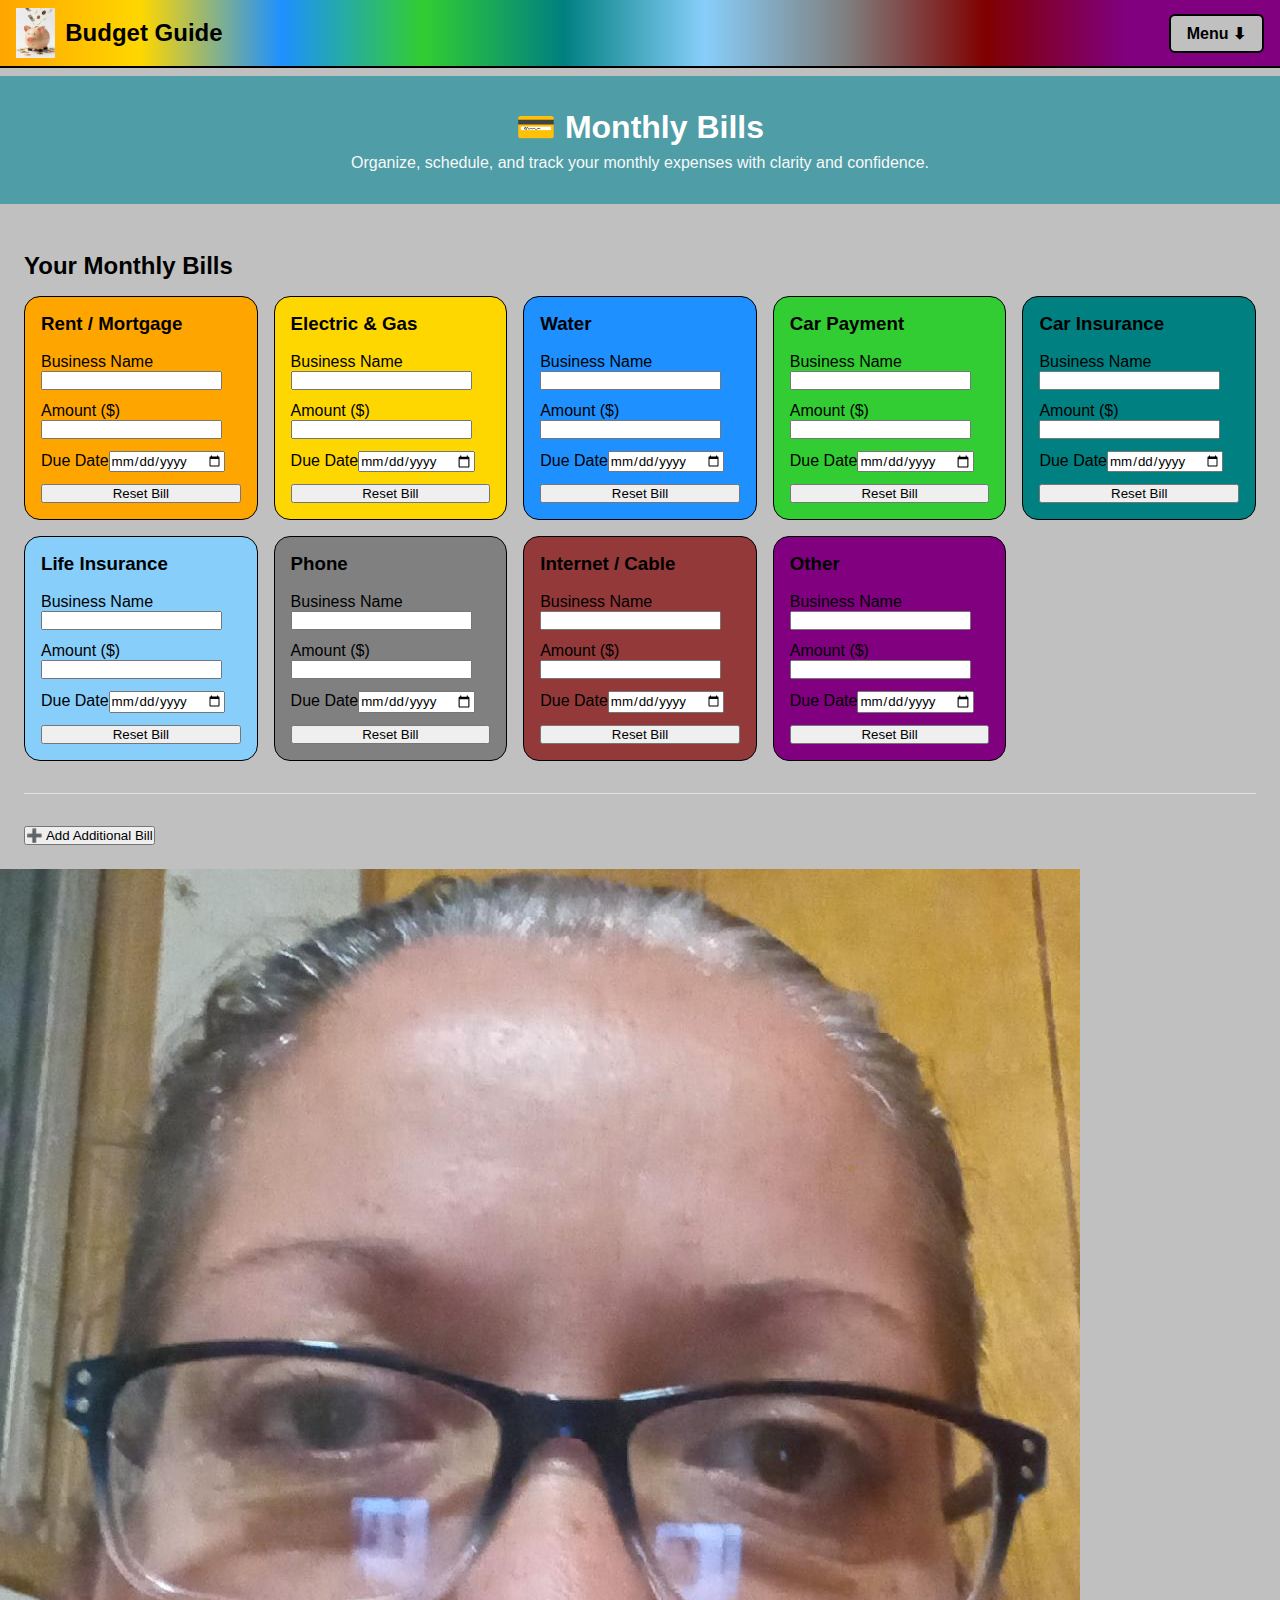
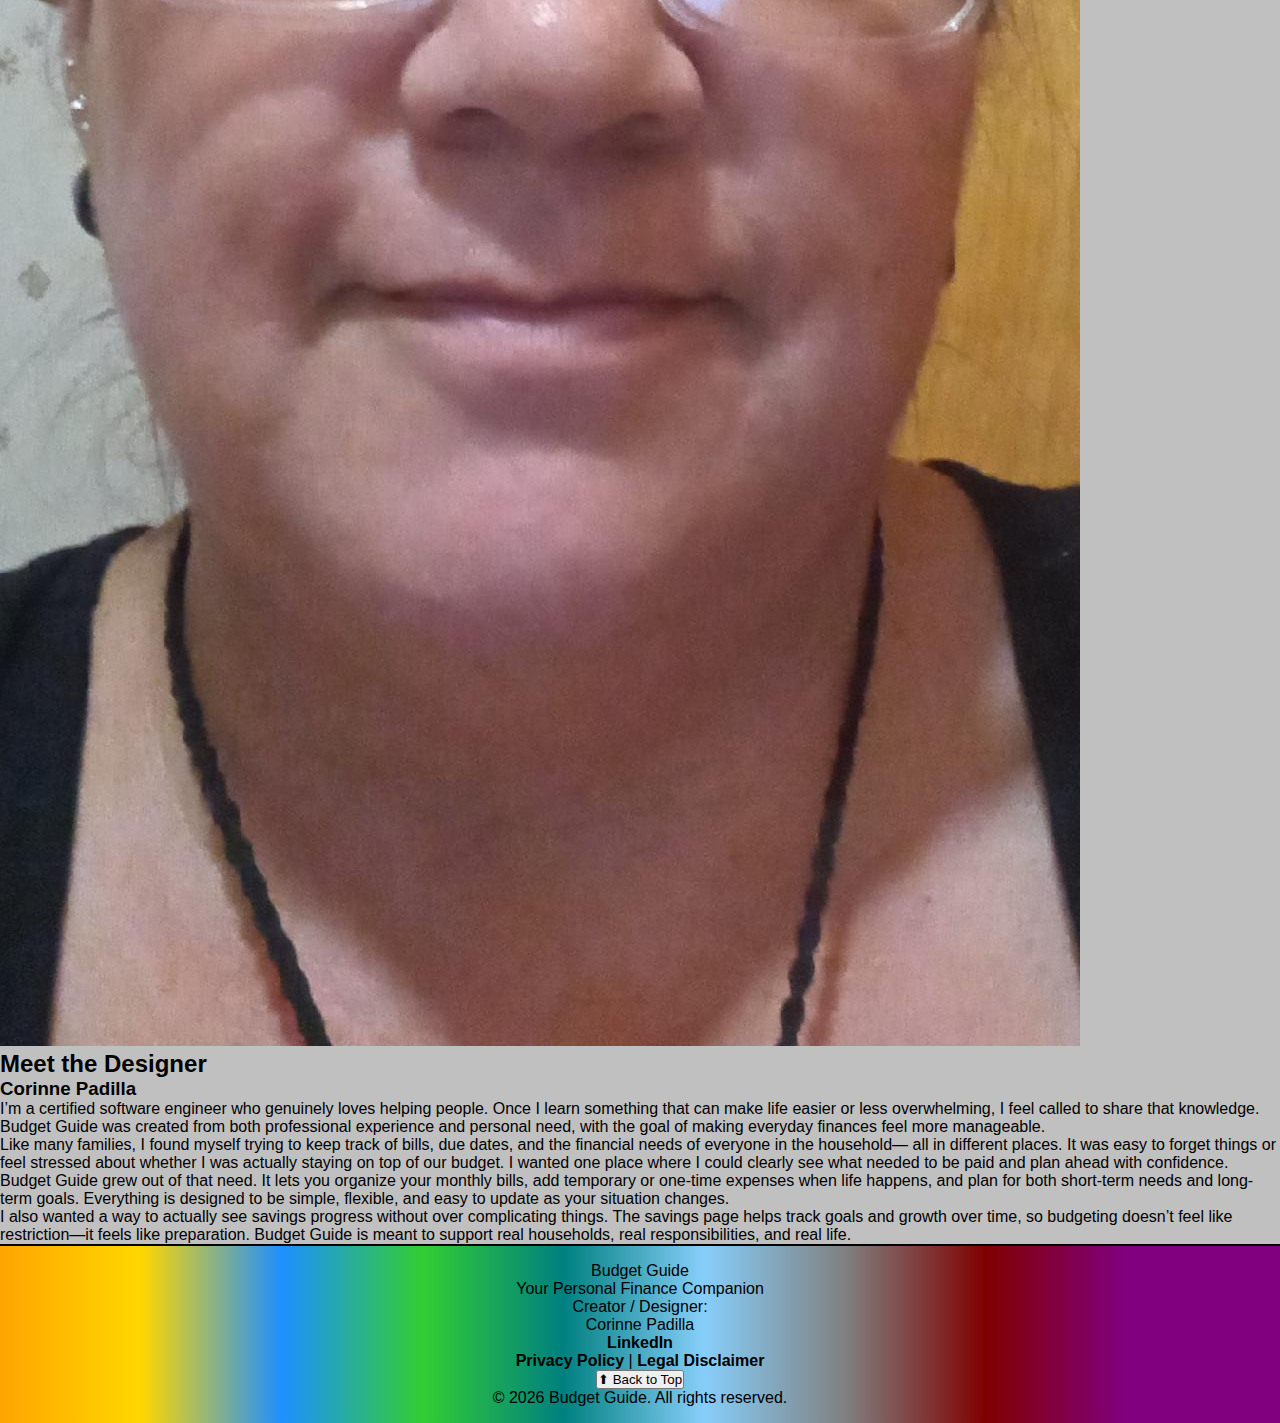
<file: index.html>
<!doctype html>
<html lang="en">
  <head>
    <meta charset="UTF-8" />
    <meta name="viewport" content="width=device-width, initial-scale=1.0" />
    <title>Budget Guide</title>

    <link
      rel="icon"
      type="image/png"
      href="public/favicon-96x96.png"
      sizes="96x96"
    />
    <link rel="icon" type="image/svg+xml" href="public/favicon.svg" />
    <link rel="shortcut icon" href="public/favicon.ico" />
    <link
      rel="apple-touch-icon"
      sizes="180x180"
      href="public/apple-touch-icon.png"
    />
    <meta name="apple-mobile-web-app-title" content="Budget Guide" />
    <link rel="manifest" href="public/site.webmanifest" />

    <link rel="stylesheet" href="styles/index.css" />
  </head>

  <body>
    <!-- NAVIGATION -->
    <nav class="navbar">
      <div class="nav-left">
        <a href="index.html" title="Home" class="nav-home">
          <img
            src="images/piggyBank.jpg"
            alt="Budget Guide app logo"
            class="logo"
          />
          <span class="nav-title">Budget Guide</span>
        </a>
      </div>

      <div class="nav-right">
        <ul class="nav-list">
          <li class="dropdown">
            <a href="#" class="dropbtn">Menu ⬇</a>
            <ul class="dropdown-content">
              <li><a href="index.html" class="link-home">Home</a></li>
              <li><a href="budget.html" class="link-budget">Budget</a></li>
              <li>
                <a href="savingsTracking.html" class="link-settings"
                  >Savings & Tracker</a
                >
              </li>
              <li>
                <a href="privacyPolicy.html" class="link-privacy"
                  >Privacy Policy</a
                >
              </li>
              <li>
                <a href="legalDisclaimer.html" class="link-legal"
                  >Legal Disclaimer</a
                >
              </li>
            </ul>
          </li>
        </ul>
      </div>
    </nav>

    <!-- PAGE HEADER -->
    <header class="page-header">
      <h1>💳 Monthly Bills</h1>
      <p>
        Organize, schedule, and track your monthly expenses with clarity and
        confidence.
      </p>
    </header>

    <main class="container">
      <!-- BILL CARDS -->
      <section class="cards-section">
        <h2>Your Monthly Bills</h2>

        <div class="cards-grid">
          <!-- bc1 – bc9 (UNCHANGED BASE CARDS) -->

          <div class="bill-card bc1">
            <h3>Rent / Mortgage</h3>
            <label
              >Business Name<input type="text" data-key="rent_business"
            /></label>
            <label
              >Amount ($)<input
                type="number"
                step="0.01"
                data-key="rent_amount"
            /></label>
            <label>Due Date<input type="date" data-key="rent_due" /></label>
            <button type="button" class="reset-btn">Reset Bill</button>
          </div>

          <div class="bill-card bc2">
            <h3>Electric & Gas</h3>
            <label
              >Business Name<input type="text" data-key="electric_business"
            /></label>
            <label
              >Amount ($)<input
                type="number"
                step="0.01"
                data-key="electric_amount"
            /></label>
            <label>Due Date<input type="date" data-key="electric_due" /></label>
            <button type="button" class="reset-btn">Reset Bill</button>
          </div>

          <div class="bill-card bc3">
            <h3>Water</h3>
            <label
              >Business Name<input type="text" data-key="water_business"
            /></label>
            <label
              >Amount ($)<input
                type="number"
                step="0.01"
                data-key="water_amount"
            /></label>
            <label>Due Date<input type="date" data-key="water_due" /></label>
            <button type="button" class="reset-btn">Reset Bill</button>
          </div>

          <div class="bill-card bc4">
            <h3>Car Payment</h3>
            <label
              >Business Name<input type="text" data-key="car_business"
            /></label>
            <label
              >Amount ($)<input type="number" step="0.01" data-key="car_amount"
            /></label>
            <label>Due Date<input type="date" data-key="car_due" /></label>
            <button type="button" class="reset-btn">Reset Bill</button>
          </div>

          <div class="bill-card bc5">
            <h3>Car Insurance</h3>
            <label
              >Business Name<input type="text" data-key="insurance_business"
            /></label>
            <label
              >Amount ($)<input
                type="number"
                step="0.01"
                data-key="insurance_amount"
            /></label>
            <label
              >Due Date<input type="date" data-key="insurance_due"
            /></label>
            <button type="button" class="reset-btn">Reset Bill</button>
          </div>

          <div class="bill-card bc6">
            <h3>Life Insurance</h3>
            <label
              >Business Name<input type="text" data-key="insurance_business2"
            /></label>
            <label
              >Amount ($)<input
                type="number"
                step="0.01"
                data-key="insurance_amount2"
            /></label>
            <label
              >Due Date<input type="date" data-key="insurance_due2"
            /></label>
            <button type="button" class="reset-btn">Reset Bill</button>
          </div>

          <div class="bill-card bc7">
            <h3>Phone</h3>
            <label
              >Business Name<input type="text" data-key="phone_business"
            /></label>
            <label
              >Amount ($)<input
                type="number"
                step="0.01"
                data-key="phone_amount"
            /></label>
            <label>Due Date<input type="date" data-key="phone_due" /></label>
            <button type="button" class="reset-btn">Reset Bill</button>
          </div>

          <div class="bill-card bc8">
            <h3>Internet / Cable</h3>
            <label
              >Business Name<input type="text" data-key="internet_business"
            /></label>
            <label
              >Amount ($)<input
                type="number"
                step="0.01"
                data-key="internet_amount"
            /></label>
            <label>Due Date<input type="date" data-key="internet_due" /></label>
            <button type="button" class="reset-btn">Reset Bill</button>
          </div>

          <div class="bill-card bc9">
            <h3>Other</h3>
            <label
              >Business Name<input type="text" data-key="other_business"
            /></label>
            <label
              >Amount ($)<input
                type="number"
                step="0.01"
                data-key="other_amount"
            /></label>
            <label>Due Date<input type="date" data-key="other_due" /></label>
            <button type="button" class="reset-btn">Reset Bill</button>
          </div>
        </div>

        <hr />

        <!-- ADD BILL BUTTON -->
        <div class="add-bill-wrapper">
          <button type="button" id="addBillBtn" class="add-bill-btn">
            ➕ Add Additional Bill
          </button>
        </div>
      </section>
    </main>

    <div class="container my-5">
      <section class="creator-section">
        <div class="creator-card">
          <img
            src="images/parentGuide.jpg"
            alt="Photo of Corinne Padilla, certified software engineer and creator of Foster Adoption Tracker"
            class="creator-image"
          />

          <div class="creator-content">
            <h2>Meet the Designer</h2>
            <h3>Corinne Padilla</h3>

            <div class="creator-card-item">
              <p>
                I’m a certified software engineer who genuinely loves helping
                people. Once I learn something that can make life easier or less
                overwhelming, I feel called to share that knowledge. Budget
                Guide was created from both professional experience and personal
                need, with the goal of making everyday finances feel more
                manageable.
              </p>
            </div>

            <div class="creator-card-item">
              <p>
                Like many families, I found myself trying to keep track of
                bills, due dates, and the financial needs of everyone in the
                household— all in different places. It was easy to forget things
                or feel stressed about whether I was actually staying on top of
                our budget. I wanted one place where I could clearly see what
                needed to be paid and plan ahead with confidence.
              </p>
            </div>

            <div class="creator-card-item">
              <p>
                Budget Guide grew out of that need. It lets you organize your
                monthly bills, add temporary or one-time expenses when life
                happens, and plan for both short-term needs and long-term goals.
                Everything is designed to be simple, flexible, and easy to
                update as your situation changes.
              </p>
            </div>

            <div class="creator-card-item">
              <p>
                I also wanted a way to actually see savings progress without
                over complicating things. The savings page helps track goals and
                growth over time, so budgeting doesn’t feel like restriction—it
                feels like preparation. Budget Guide is meant to support real
                households, real responsibilities, and real life.
              </p>
            </div>
          </div>
        </div>
      </section>
    </div>

    <!-- Footer -->
    <footer class="footer">
      <div class="footer-container">
        <!-- Creator / Brand -->
        <div class="footer-brand">
          <p class="footer-title">Budget Guide</p>
          <p class="footer-subtitle">Your Personal Finance Companion</p>
          <p class="footer-creator">Creator / Designer:</p>
          <p class="footer-name">Corinne Padilla</p>
          <a
            href="https://www.linkedin.com/in/corinne-padilla-3ba8bb238/"
            target="_blank"
            rel="noopener noreferrer"
            class="footer-link"
          >
            <i class="fab fa-linkedin fa-lg"></i> LinkedIn
          </a>
        </div>

        <!-- Links -->
        <div class="footer-links">
          <a href="privacyPolicy.html" class="footer-link-simple"
            >Privacy Policy</a
          >
          <span class="footer-divider">|</span>
          <a href="legalDisclaimer.html" class="footer-link-simple"
            >Legal Disclaimer</a
          >
        </div>

        <!-- Back to Top -->
        <div class="footer-bottom">
          <button type="button" id="backToTop" class="back-to-top">
            ⬆ Back to Top
          </button>
          <p class="footer-copy">
            &copy; 2026 Budget Guide. All rights reserved.
          </p>
        </div>
      </div>
    </footer>

    <!-- Footer Script -->
    <script>
      const backToTop = document.getElementById("backToTop");
      backToTop.addEventListener("click", () => {
        window.scrollTo({ top: 0, behavior: "smooth" });
      });
    </script>

    <!-- BACK TO TOP -->
    <script>
      document.getElementById("backToTop").onclick = () =>
        window.scrollTo({ top: 0, behavior: "smooth" });
    </script>

    <!-- BASE CARD PERSISTENCE -->
    <script>
      document.addEventListener("DOMContentLoaded", () => {
        document.querySelectorAll("input[data-key]").forEach((input) => {
          const key = input.dataset.key;
          if (localStorage.getItem(key))
            input.value = localStorage.getItem(key);

          input.addEventListener("input", () => {
            localStorage.setItem(key, input.value);
          });
        });

        document.querySelectorAll(".reset-btn").forEach((btn) => {
          btn.addEventListener("click", () => {
            const card = btn.closest(".bill-card");
            if (!confirm("Reset this bill?")) return;

            card.querySelectorAll("input[data-key]").forEach((input) => {
              localStorage.removeItem(input.dataset.key);
              input.value = "";
            });
          });
        });
      });
    </script>

    <!-- DYNAMIC EXTRA BILL CARDS -->
    <script>
      document.addEventListener("DOMContentLoaded", () => {
        const grid = document.querySelector(".cards-grid");
        const addBtn = document.getElementById("addBillBtn");
        const colors = [
          "bc1",
          "bc2",
          "bc3",
          "bc4",
          "bc5",
          "bc6",
          "bc7",
          "bc8",
          "bc9",
        ];

        let extras = JSON.parse(localStorage.getItem("extraBills")) || [];

        function save() {
          localStorage.setItem("extraBills", JSON.stringify(extras));
        }

        function render() {
          document.querySelectorAll(".extra-bill").forEach((e) => e.remove());

          extras.forEach((bill, i) => {
            const card = document.createElement("div");
            card.className = `bill-card ${colors[i % colors.length]} extra-bill`;

            card.innerHTML = `
        <h3>Additional Bill</h3>
        <label>Business Name<input type="text" value="${bill.business || ""}"></label>
        <label>Amount ($)<input type="number" step="0.01" value="${bill.amount || ""}"></label>
        <label>Due Date<input type="date" value="${bill.due || ""}"></label>
        <button class="delete-btn">Delete Bill</button>
      `;

            const inputs = card.querySelectorAll("input");
            inputs.forEach(() => {
              card.addEventListener("input", () => {
                extras[i] = {
                  business: inputs[0].value,
                  amount: inputs[1].value,
                  due: inputs[2].value,
                };
                save();
              });
            });

            card.querySelector(".delete-btn").onclick = () => {
              if (!confirm("Delete this bill?")) return;
              extras.splice(i, 1);
              save();
              render();
            };

            grid.appendChild(card);
          });
        }

        addBtn.onclick = () => {
          extras.push({});
          save();
          render();
        };

        render();
      });
    </script>
  </body>
</html>
</file>
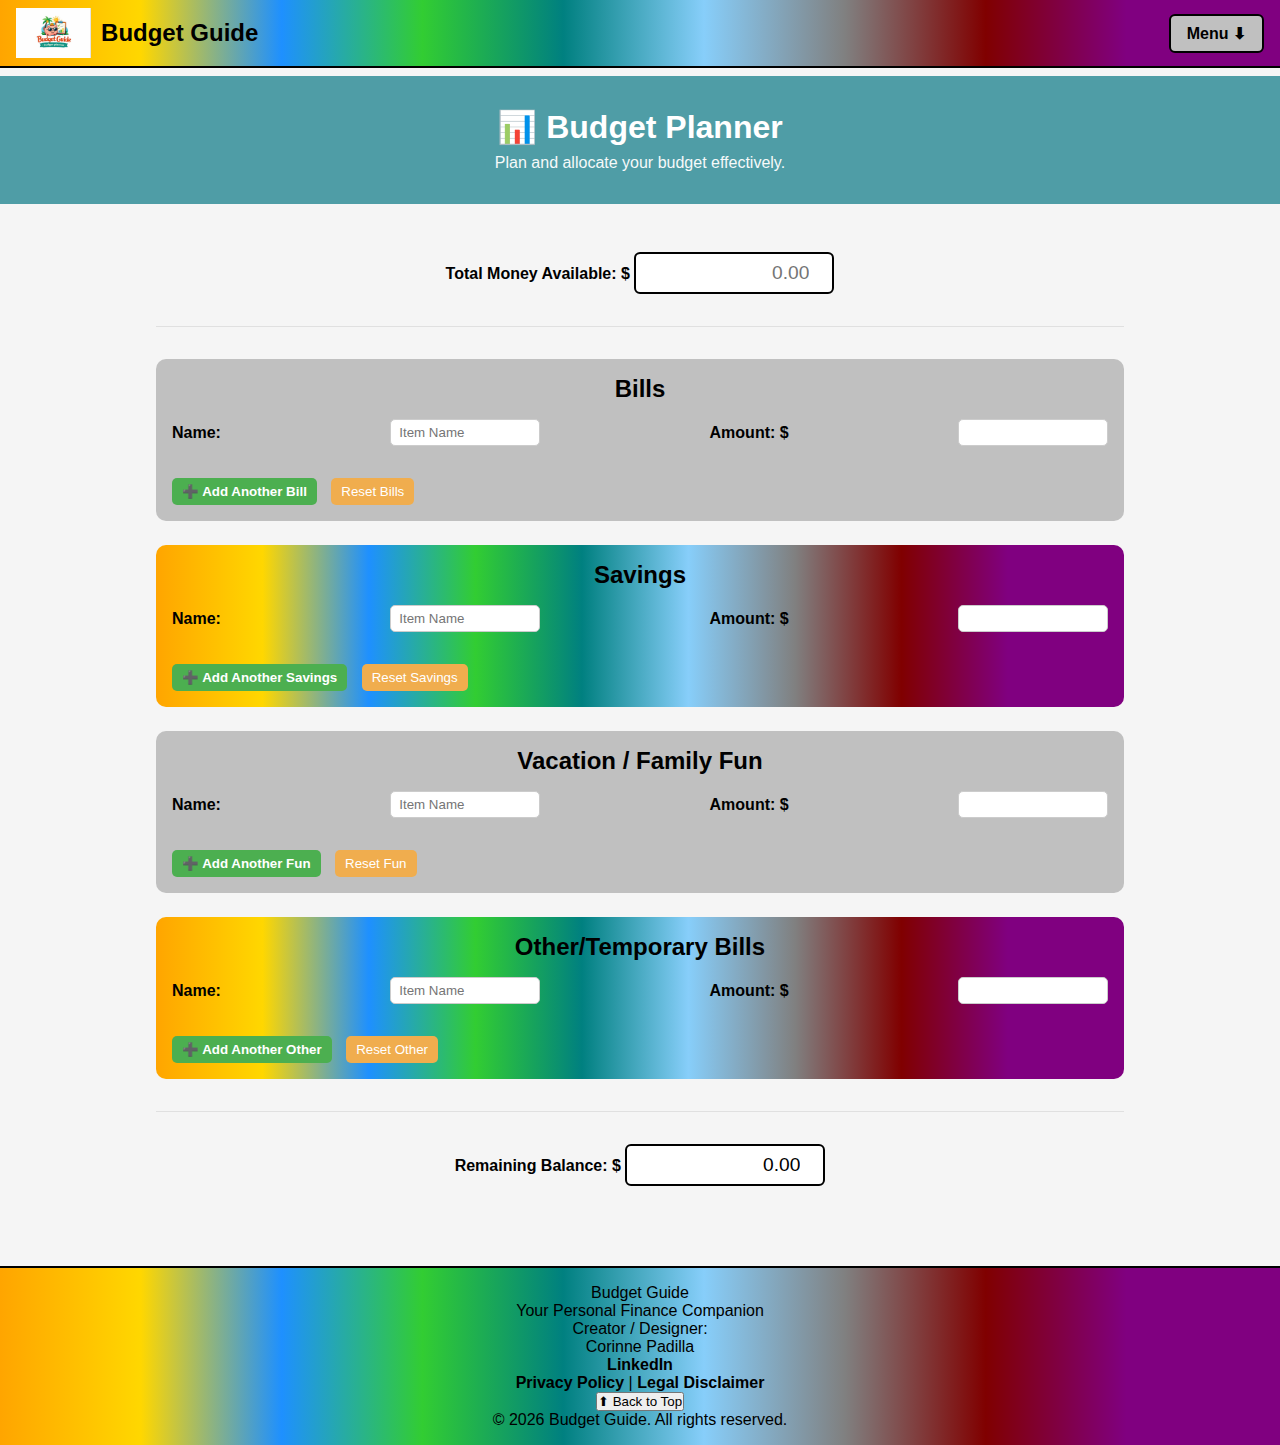
<file: budget.html>
<!doctype html>
<html lang="en">
<head>
  <meta charset="UTF-8">
  <meta name="viewport" content="width=device-width, initial-scale=1.0">
  <title>Budget Guide</title>
  <link rel="stylesheet" href="styles/index.css">
  <link rel="stylesheet" href="styles/budget.css">
 
</head>
<body>

    <!-- NAVIGATION -->
<nav class="navbar">
  <div class="nav-left">
  <a href="index.html" title="Home" class="nav-home">
    <img src="images/logo.jpeg" alt="Budget Guide app logo" class="logo" />
    <span class="nav-title">Budget Guide</span>
  </a>
</div>

  <div class="nav-right">
    <ul class="nav-list">
      <li class="dropdown">
        <a href="#" class="dropbtn">Menu ⬇</a>
        <ul class="dropdown-content">
          <li><a href="index.html" class="link-home">Home</a></li>
          <li><a href="budget.html" class="link-budget">Budget</a></li>
          <li><a href="savingsTracking.html" class="link-settings">Savings & Tracker</a></li>
          <li><a href="privacyPolicy.html" class="link-privacy">Privacy Policy</a></li>
          <li><a href="legalDisclaimer.html" class="link-legal">Legal Disclaimer</a></li>
          
        </ul>
      </li>
    </ul>
  </div>
</nav>

<!-- PAGE HEADER -->
<header class="page-header">
  <h1>📊 Budget Planner</h1>
  <p>Plan and allocate your budget effectively.</p>
</header>

  <main class="container">

    <!-- BUDGET PLANNER -->
     <section class="total-money">
      <!-- Total Money Input -->
      <label>
        <b>Total Money Available: $</b>
        <input type="number" id="totalMoney" min="0" step="0.01" placeholder="0.00" data-key="totalMoney">
      </label>
     </section>  

     <hr>

    <!-- Budget Sections -->
    <div id="budgetSections">

      <!-- Bills Section -->
      <div class="budget-section">
        <h2>Bills</h2>
        <div class="section-items" id="billsItems">
          <label>
            Name:
            <input type="text" placeholder="Bill Name" data-key="billName1">
          </label>
          <label>
            Amount: $
            <input type="number" min="0" step="0.01" placeholder="0.00" class="allocation" data-key="billAmount1">
          </label>
        </div>
        <button type="button" class="add-btn" data-section="billsItems">➕ Add Another Bill</button>
        <button type="button" class="reset-section-btn" data-section="billsItems">Reset Bills</button>
      </div>

      <!-- Savings Section -->
      <div class="budget-section">
        <h2>Savings</h2>
        <div class="section-items" id="savingsItems">
          <label>
            Name:
            <input type="text" placeholder="Savings Name" data-key="savingName1">
          </label>
          <label>
            Amount: $
            <input type="number" min="0" step="0.01" placeholder="0.00" class="allocation" data-key="savingAmount1">
          </label>
        </div>
        <button type="button" class="add-btn" data-section="savingsItems">➕ Add Another Savings</button>
        <button type="button" class="reset-section-btn" data-section="savingsItems">Reset Savings</button>
      </div>

      <!-- Fun Section -->
      <div class="budget-section">
        <h2>Vacation / Family Fun</h2>
        <div class="section-items" id="funItems">
          <label>
            Name:
            <input type="text" placeholder="Activity Name" data-key="funName1">
          </label>
          <label>
            Amount: $
            <input type="number" min="0" step="0.01" placeholder="0.00" class="allocation" data-key="funAmount1">
          </label>
        </div>
        <button type="button" class="add-btn" data-section="funItems">➕ Add Another Fun</button>
        <button type="button" class="reset-section-btn" data-section="funItems">Reset Fun</button>
      </div>

      <!-- Other Section -->
      <div class="budget-section">
        <h2>Other/Temporary Bills</h2>
        <div class="section-items" id="otherItems">
          <label>
            Name:
            <input type="text" placeholder="Other Name" data-key="otherName1">
          </label>
          <label>
            Amount: $
            <input type="number" min="0" step="0.01" placeholder="0.00" class="allocation" data-key="otherAmount1">
          </label>
        </div>
        <button type="button" class="add-btn" data-section="otherItems">➕ Add Another Other</button>
        <button type="button" class="reset-section-btn" data-section="otherItems">Reset Other</button>
      </div>

    </div>

<hr>

<section class="total-money">
      <!-- Remaining Total -->
      <label>
        <b>Remaining Balance: $</b>
        <input type="number" id="remainingTotal" placeholder="0.00" data-key="remainingTotal" class="remaining-money" readonly>
      </label>
     </section> 
 

  </main>

 
<!-- Footer -->
<footer class="footer">
  <div class="footer-container">

    <!-- Creator / Brand -->
    <div class="footer-brand">
      <p class="footer-title">Budget Guide</p>
      <p class="footer-subtitle">
        Your Personal Finance Companion
      </p>
      <p class="footer-creator">Creator / Designer:</p>
      <p class="footer-name">Corinne Padilla</p>
      <a
        href="https://www.linkedin.com/in/corinne-padilla-3ba8bb238/"
        target="_blank"
        rel="noopener noreferrer"
        class="footer-link"
      >
        <i class="fab fa-linkedin fa-lg"></i> LinkedIn
      </a>
    </div>

    <!-- Links -->
    <div class="footer-links">
      <a href="privacyPolicy.html" class="footer-link-simple">Privacy Policy</a>
      <span class="footer-divider">|</span>
      <a href="legalDisclaimer.html" class="footer-link-simple">Legal Disclaimer</a>
    </div>

    <!-- Back to Top -->
    <div class="footer-bottom">
      <button type="button" id="backToTop" class="back-to-top">
        ⬆ Back to Top
      </button>
      <p class="footer-copy">
        &copy; 2026 Budget Guide. All rights reserved.
      </p>
    </div>

  </div>
</footer>

<!-- Footer Script -->
<script>
  const backToTop = document.getElementById("backToTop");
  backToTop.addEventListener("click", () => {
    window.scrollTo({ top: 0, behavior: "smooth" });
  });
</script>


<script>
const totalInput = document.getElementById('totalMoney');
const remainingTotal = document.getElementById('remainingTotal');
const sections = ['bills', 'savings', 'fun', 'other'];

// Save total money
totalInput.addEventListener('input', () => {
  localStorage.setItem('totalMoney', totalInput.value);
  updateRemaining();
});

// Restore everything
function restoreAll() {
  totalInput.value = localStorage.getItem('totalMoney') || '';
  sections.forEach(section => {
    restoreSection(section);
  });
  updateRemaining();
}

// Restore a section
function restoreSection(section) {
  const container = document.getElementById(section + 'Items');
  container.innerHTML = ''; // clear container before restoring
  const data = JSON.parse(localStorage.getItem(section)) || [];

  if (data.length === 0) {
    // Always start with one empty row
    addRow(container, section);
  } else {
    // Restore saved rows
    data.forEach(item => {
      addRow(container, section, item.name, item.amount);
    });
  }
}

// Update remaining money
function updateRemaining() {
  let total = parseFloat(totalInput.value) || 0;
  document.querySelectorAll('.allocation').forEach(input => {
    total -= parseFloat(input.value) || 0;
  });
  remainingTotal.value = total.toFixed(2);

}

// Add a row to a section
function addRow(container, section, name = '', amount = '') {
  const label = document.createElement('label');
  label.style.display = 'flex';
  label.style.alignItems = 'center';
  label.style.gap = '10px';
  label.innerHTML = `
    Name: <input type="text" placeholder="Item Name" class="nameInput" value="${name}">
    Amount: $<input type="number" min="0" step="0.01" class="allocation" value="${amount}">
  `;

  // Add clear button only for additional rows (not the first row)
  const isFirstRow = container.querySelectorAll('label').length === 0;
  if (!isFirstRow) {
    const clearBtn = document.createElement('button');
    clearBtn.type = 'button';
    clearBtn.textContent = 'Delete';
    clearBtn.className = 'clear-item-btn';
    label.appendChild(clearBtn);

    clearBtn.addEventListener('click', () => {
      label.remove();
      saveSection(section);
      updateRemaining();
    });
  }

  // Save on input change
  label.querySelectorAll('input').forEach(input => {
    input.addEventListener('input', () => {
      saveSection(section);
      updateRemaining();
    });
  });

  container.appendChild(label);
  saveSection(section);
}

// Save section to localStorage
function saveSection(section) {
  const container = document.getElementById(section + 'Items');
  const data = [];
  container.querySelectorAll('label').forEach(label => {
    const name = label.querySelector('.nameInput')?.value || '';
    const amount = label.querySelector('.allocation')?.value || '';
    if (name || amount) data.push({ name, amount });
  });
  localStorage.setItem(section, JSON.stringify(data));
}

// Add buttons for adding new rows
document.querySelectorAll('.add-btn').forEach(btn => {
  btn.addEventListener('click', () => {
    const section = btn.dataset.section.replace('Items', '');
    const container = document.getElementById(section + 'Items');
    addRow(container, section);
  });
});

// Reset buttons
document.querySelectorAll('.reset-section-btn').forEach(btn => {
  btn.addEventListener('click', () => {
    const section = btn.dataset.section.replace('Items', '');
    if (!confirm(`Are you sure you want to reset this section?`)) return;
    localStorage.removeItem(section);
    restoreSection(section); // restore back to single row
    updateRemaining();
  });
});

// Initialize everything on page load
restoreAll();
</script>



</body>
</html>
</file>
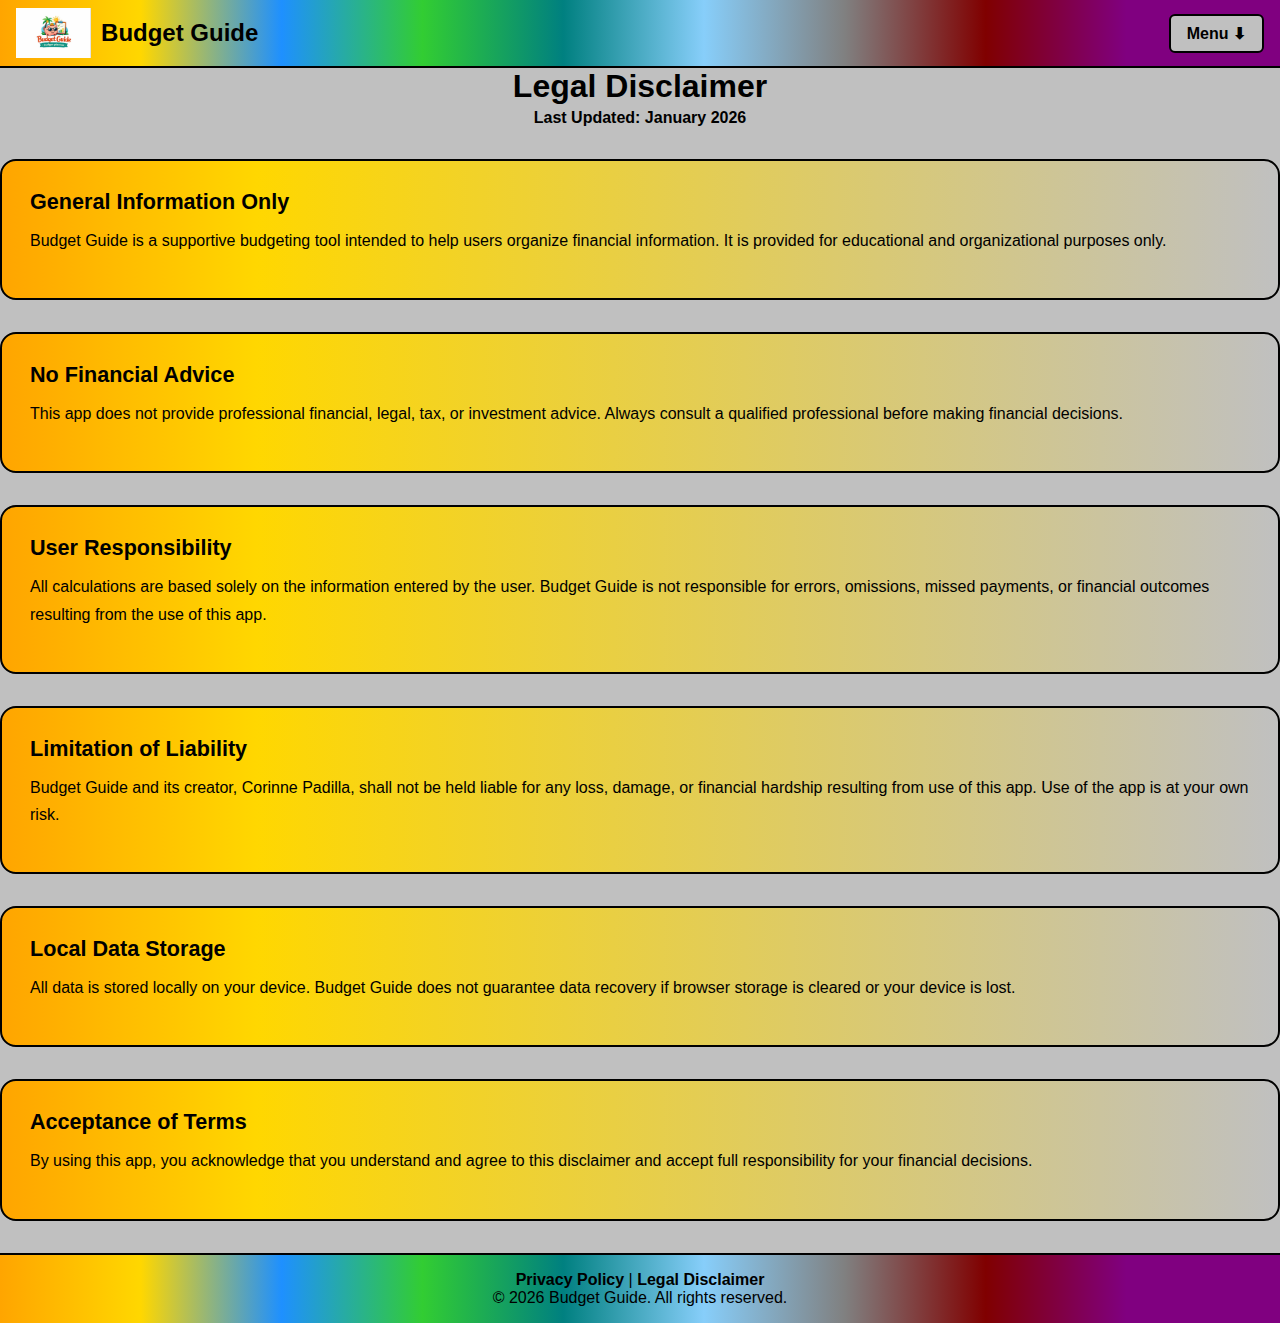
<file: legalDisclaimer.html>
<!DOCTYPE html>
<html lang="en">
<head>
  <meta charset="UTF-8" />
  <meta name="viewport" content="width=device-width, initial-scale=1.0" />
  <title>Legal Disclaimer | Budget Guide</title>

  <link rel="stylesheet" href="styles/index.css" />
  <link rel="stylesheet" href="styles/privacyPolicyLegalDisclaimer.css" />
</head>

<body class="disclaimer-page">

<!-- NAVIGATION -->
<nav class="navbar">
  <div class="nav-left">
    <a href="index.html" title="Home" class="nav-home">
      <img src="images/logo.jpeg" alt="Budget Guide app logo" class="logo" />
      <span class="nav-title">Budget Guide</span>
    </a>
  </div>

  <div class="nav-right">
    <ul class="nav-list">
      <li class="dropdown">
        <a href="#" class="dropbtn">Menu ⬇</a>
        <ul class="dropdown-content">
          <li><a href="index.html" class="link-home">Home</a></li>
          <li><a href="budget.html" class="link-budget">Budget</a></li>
          <li><a href="privacyPolicy.html" class="link-privacy">Privacy Policy</a></li>
          <li><a href="legalDisclaimer.html" class="link-legal">Legal Disclaimer</a></li>
          <li><a href="#" class="link-settings">Settings</a></li>
        </ul>
      </li>
    </ul>
  </div>
</nav>

<!-- MAIN CONTENT -->
<div class="container">
  <h1>Legal Disclaimer</h1>
  <p>Last Updated: January 2026</p>

  <article class="policy-article">
    <h2>General Information Only</h2>
    <p>
      Budget Guide is a supportive budgeting tool intended to help users organize
      financial information. It is provided for educational and organizational
      purposes only.
    </p>
  </article>

  <article class="policy-article">
    <h2>No Financial Advice</h2>
    <p>
      This app does not provide professional financial, legal, tax, or investment
      advice. Always consult a qualified professional before making financial
      decisions.
    </p>
  </article>

  <article class="policy-article">
    <h2>User Responsibility</h2>
    <p>
      All calculations are based solely on the information entered by the user.
      Budget Guide is not responsible for errors, omissions, missed payments, or
      financial outcomes resulting from the use of this app.
    </p>
  </article>

  <article class="policy-article">
    <h2>Limitation of Liability</h2>
    <p>
      Budget Guide and its creator, Corinne Padilla, shall not be held liable for
      any loss, damage, or financial hardship resulting from use of this app.
      Use of the app is at your own risk.
    </p>
  </article>

  <article class="policy-article">
    <h2>Local Data Storage</h2>
    <p>
      All data is stored locally on your device. Budget Guide does not guarantee
      data recovery if browser storage is cleared or your device is lost.
    </p>
  </article>

  <article class="policy-article">
    <h2>Acceptance of Terms</h2>
    <p>
      By using this app, you acknowledge that you understand and agree to this
      disclaimer and accept full responsibility for your financial decisions.
    </p>
  </article>
</div>

<!-- FOOTER -->
<footer>
  <p>
    <a href="privacyPolicy.html">Privacy Policy</a> |
    <a href="legalDisclaimer.html">Legal Disclaimer</a>
  </p>
  <p>&copy; 2026 Budget Guide. All rights reserved.</p>
</footer>

<script>
  const backToTop = document.getElementById("backToTop");
  if (backToTop) {
    backToTop.addEventListener("click", () => {
      window.scrollTo({ top: 0, behavior: "smooth" });
    });
  }
</script>

</body>
</html>
</file>
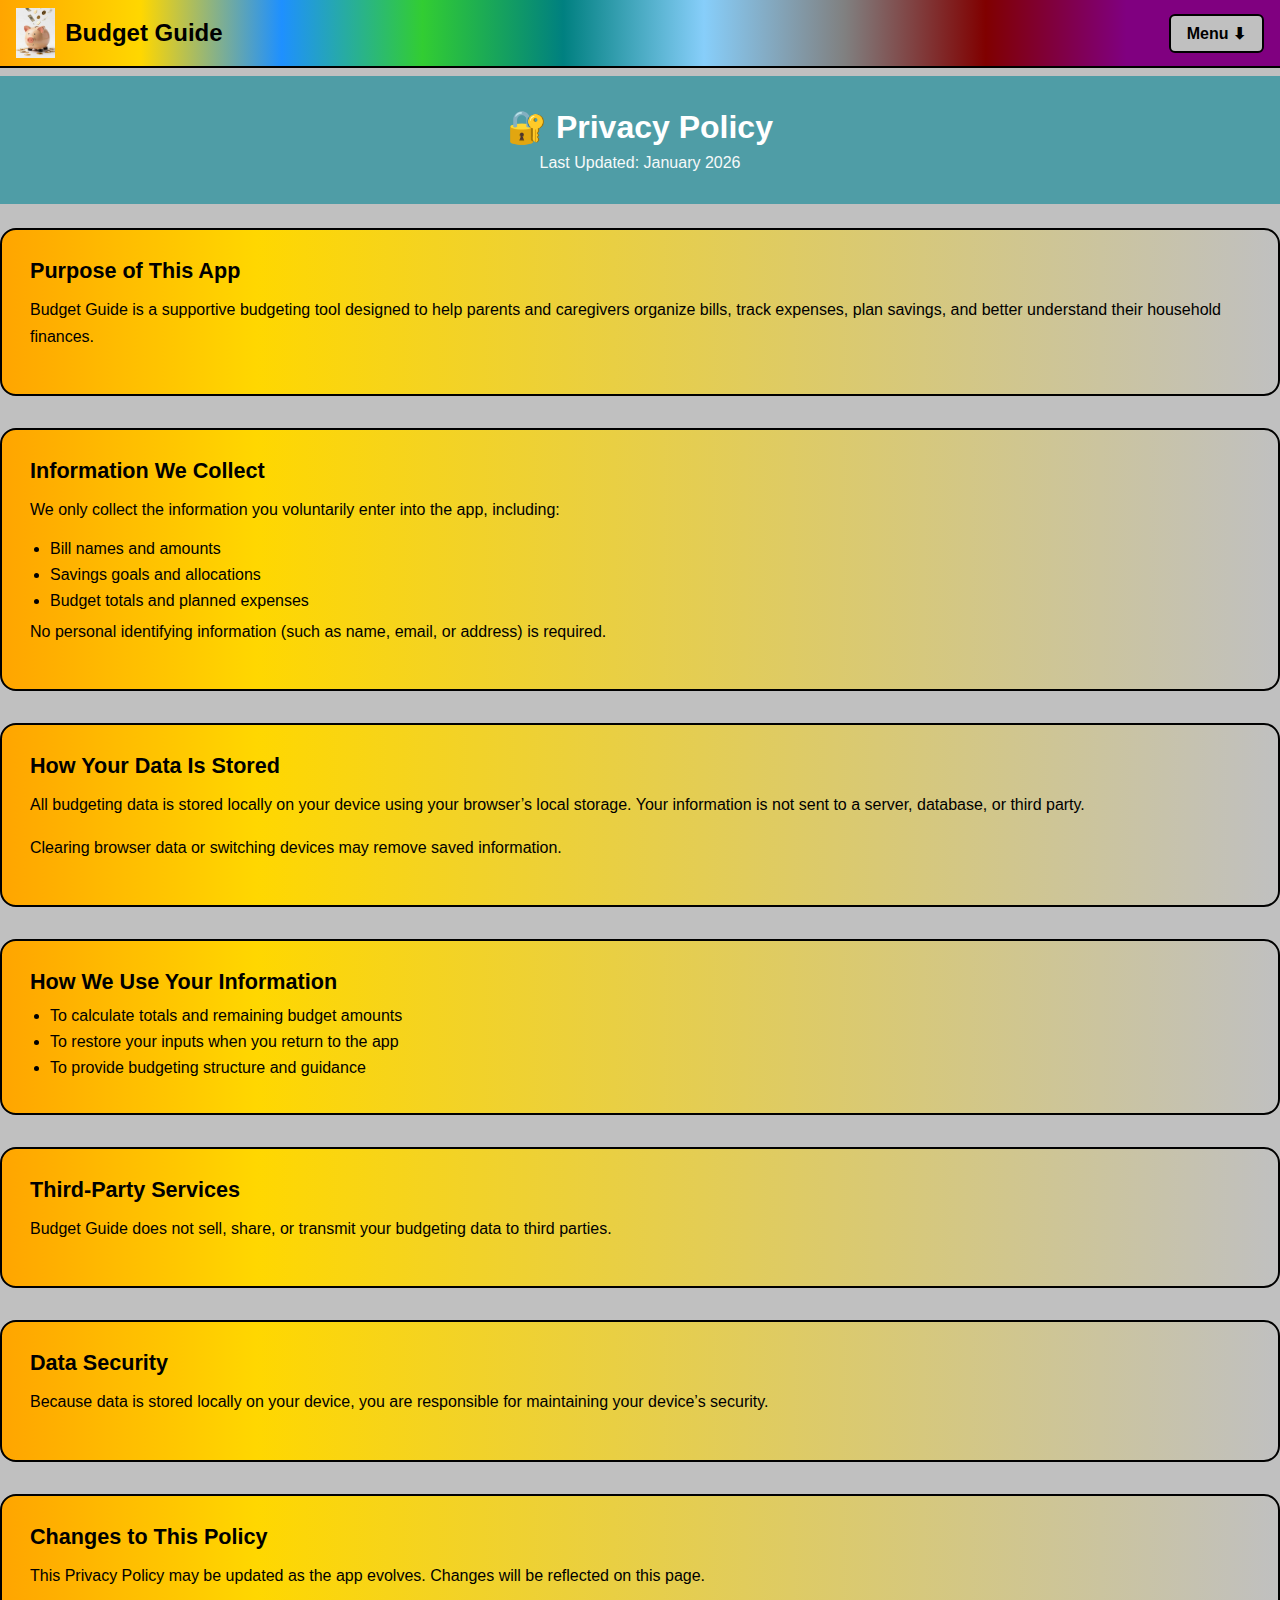
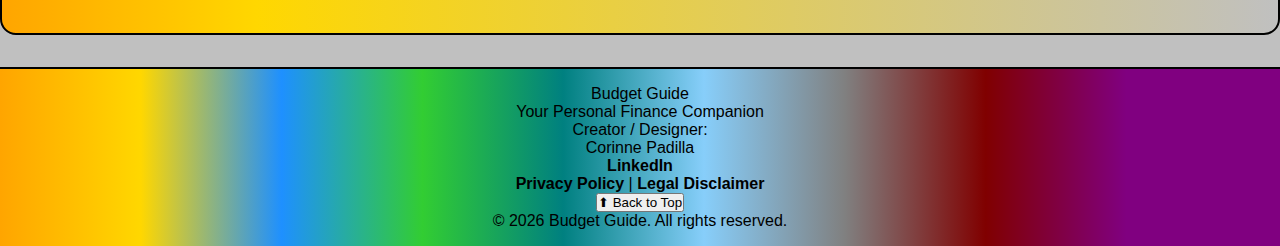
<file: privacyPolicy.html>
<!DOCTYPE html>
<html lang="en">
<head>
  <meta charset="UTF-8" />
  <meta name="viewport" content="width=device-width, initial-scale=1.0" />
  <title>Privacy Policy | Budget Guide</title>

    <link rel="icon" type="image/png" href="public/favicon-96x96.png" sizes="96x96" />
<link rel="icon" type="image/svg+xml" href="public/favicon.svg" />
<link rel="shortcut icon" href="public/favicon.ico" />
<link rel="apple-touch-icon" sizes="180x180" href="public/apple-touch-icon.png" />
<meta name="apple-mobile-web-app-title" content="Budget Guide" />
<link rel="manifest" href="public/site.webmanifest" />

  <!-- Global Styles -->
  <link rel="stylesheet" href="styles/index.css" />

  <!-- Privacy / Disclaimer Styles -->
  <link rel="stylesheet" href="styles/privacyPolicyLegalDisclaimer.css" />
</head>

<body class="privacy-page">

<!-- NAVIGATION -->
<nav class="navbar">
  <div class="nav-left">
    <a href="index.html" title="Home" class="nav-home">
      <img src="images/piggyBank.jpg" alt="Budget Guide app logo" class="logo" />
      <span class="nav-title">Budget Guide</span>
    </a>
  </div>

  <div class="nav-right">
    <ul class="nav-list">
      <li class="dropdown">
        <a href="#" class="dropbtn">Menu ⬇</a>
        <ul class="dropdown-content">
          <li><a href="index.html" class="link-home">Home</a></li>
          <li><a href="budget.html" class="link-budget">Budget</a></li>
          <li><a href="savingsTracking.html" class="link-settings">Savings & Tracker</a></li>
          <li><a href="privacyPolicy.html" class="link-privacy">Privacy Policy</a></li>
          <li><a href="legalDisclaimer.html" class="link-legal">Legal Disclaimer</a></li>
          
        </ul>
      </li>
    </ul>
  </div>
</nav>

<header class="page-header">
  <h1>🔐 Privacy Policy</h1>
  <p>Last Updated: January 2026</p>
</header>

<!-- MAIN CONTENT -->
<main class="container">

  <article class="policy-article">
    <h2>Purpose of This App</h2>
    <p>
      Budget Guide is a supportive budgeting tool designed to help
      parents and caregivers organize bills, track expenses, plan savings,
      and better understand their household finances.
    </p>
  </article>

  <article class="policy-article">
    <h2>Information We Collect</h2>
    <p>We only collect the information you voluntarily enter into the app, including:</p>
    <ul>
      <li>Bill names and amounts</li>
      <li>Savings goals and allocations</li>
      <li>Budget totals and planned expenses</li>
    </ul>
    <p>No personal identifying information (such as name, email, or address) is required.</p>
  </article>

  <article class="policy-article">
    <h2>How Your Data Is Stored</h2>
    <p>
      All budgeting data is stored locally on your device using your browser’s
      local storage. Your information is not sent to a server, database,
      or third party.
    </p>
    <p>
      Clearing browser data or switching devices may remove saved information.
    </p>
  </article>

  <article class="policy-article">
    <h2>How We Use Your Information</h2>
    <ul>
      <li>To calculate totals and remaining budget amounts</li>
      <li>To restore your inputs when you return to the app</li>
      <li>To provide budgeting structure and guidance</li>
    </ul>
  </article>

  <article class="policy-article">
    <h2>Third-Party Services</h2>
    <p>
      Budget Guide does not sell, share, or transmit your budgeting data
      to third parties.
    </p>
  </article>

  <article class="policy-article">
    <h2>Data Security</h2>
    <p>
      Because data is stored locally on your device, you are responsible
      for maintaining your device’s security.
    </p>
  </article>

  <article class="policy-article">
    <h2>Changes to This Policy</h2>
    <p>
      This Privacy Policy may be updated as the app evolves.
      Changes will be reflected on this page.
    </p>
  </article>
</main>

<!-- Footer -->
<footer class="footer">
  <div class="footer-container">

    <!-- Creator / Brand -->
    <div class="footer-brand">
      <p class="footer-title">Budget Guide</p>
      <p class="footer-subtitle">
        Your Personal Finance Companion
      </p>
      <p class="footer-creator">Creator / Designer:</p>
      <p class="footer-name">Corinne Padilla</p>
      <a
        href="https://www.linkedin.com/in/corinne-padilla-3ba8bb238/"
        target="_blank"
        rel="noopener noreferrer"
        class="footer-link"
      >
        <i class="fab fa-linkedin fa-lg"></i> LinkedIn
      </a>
    </div>

    <!-- Links -->
    <div class="footer-links">
      <a href="privacyPolicy.html" class="footer-link-simple">Privacy Policy</a>
      <span class="footer-divider">|</span>
      <a href="legalDisclaimer.html" class="footer-link-simple">Legal Disclaimer</a>
    </div>

    <!-- Back to Top -->
    <div class="footer-bottom">
      <button type="button" id="backToTop" class="back-to-top">
        ⬆ Back to Top
      </button>
      <p class="footer-copy">
        &copy; 2026 Budget Guide. All rights reserved.
      </p>
    </div>

  </div>
</footer>

<!-- Footer Script -->
<script>
  const backToTop = document.getElementById("backToTop");
  backToTop.addEventListener("click", () => {
    window.scrollTo({ top: 0, behavior: "smooth" });
  });
</script>


</body>
</html>
</file>
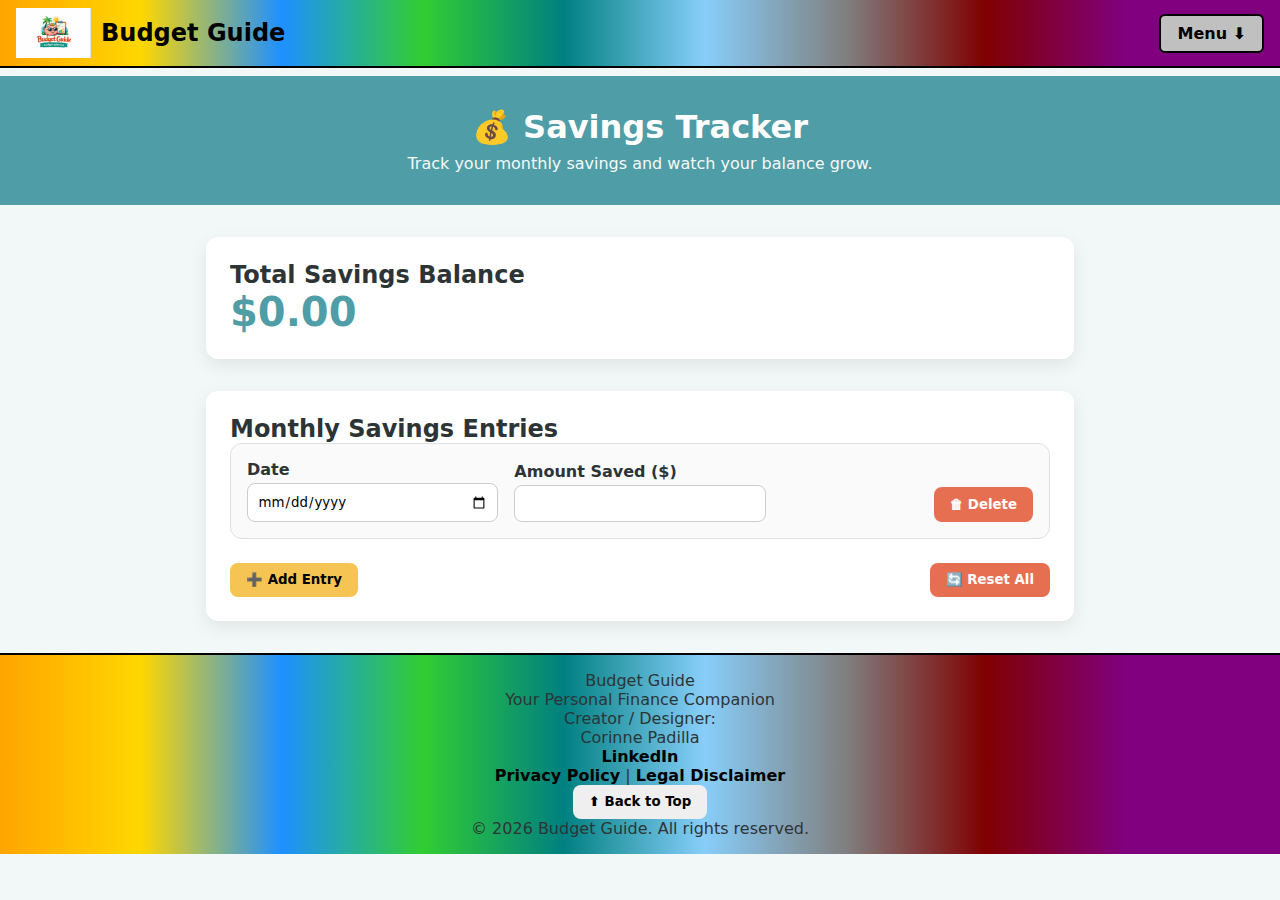
<file: savingsTracking.html>
<!DOCTYPE html>
<html lang="en">
<head>
  <meta charset="UTF-8" />
  <meta name="viewport" content="width=device-width, initial-scale=1.0" />
  <title>Savings Tracking | Budget Guide</title>

  <link rel="stylesheet" href="styles/index.css" />
  <link rel="stylesheet" href="styles/savingsTracking.css" />
</head>
<body>

    <!-- NAVIGATION -->
<nav class="navbar">
  <div class="nav-left">
  <a href="index.html" title="Home" class="nav-home">
    <img src="images/logo.jpeg" alt="Budget Guide app logo" class="logo" />
    <span class="nav-title">Budget Guide</span>
  </a>
</div>


  <div class="nav-right">
    <ul class="nav-list">
      <li class="dropdown">
        <a href="#" class="dropbtn">Menu ⬇</a>
        <ul class="dropdown-content">
          <li><a href="index.html" class="link-home">Home</a></li>
          <li><a href="budget.html" class="link-budget">Budget</a></li>
          <li><a href="savingsTracking.html" class="link-settings">Savings & Tracker</a></li>
          <li><a href="privacyPolicy.html" class="link-privacy">Privacy Policy</a></li>
          <li><a href="legalDisclaimer.html" class="link-legal">Legal Disclaimer</a></li>
          
        </ul>
      </li>
    </ul>
  </div>
</nav>


<header class="page-header">
  <h1>💰 Savings Tracker</h1>
  <p>Track your monthly savings and watch your balance grow.</p>
</header>

<main class="container">

  <!-- BALANCE DISPLAY -->
  <section class="balance-card">
    <h2>Total Savings Balance</h2>
    <div id="totalBalance">$0.00</div>
  </section>

  <!-- SAVINGS FORM -->
  <section class="tracker-card">
    <h2>Monthly Savings Entries</h2>

    <form id="savingsForm">
      <div id="entriesContainer">
        <!-- Entry template injected here -->
      </div>

      <div class="form-actions">
        <button type="button" id="addEntryBtn">➕ Add Entry</button>
        <button type="button" id="resetAllBtn" class="danger">🔄 Reset All</button>
      </div>
    </form>
  </section>

</main>

<!-- Footer -->
<footer class="footer">
  <div class="footer-container">

    <!-- Creator / Brand -->
    <div class="footer-brand">
      <p class="footer-title">Budget Guide</p>
      <p class="footer-subtitle">
        Your Personal Finance Companion
      </p>
      <p class="footer-creator">Creator / Designer:</p>
      <p class="footer-name">Corinne Padilla</p>
      <a
        href="https://www.linkedin.com/in/corinne-padilla-3ba8bb238/"
        target="_blank"
        rel="noopener noreferrer"
        class="footer-link"
      >
        <i class="fab fa-linkedin fa-lg"></i> LinkedIn
      </a>
    </div>

    <!-- Links -->
    <div class="footer-links">
      <a href="privacyPolicy.html" class="footer-link-simple">Privacy Policy</a>
      <span class="footer-divider">|</span>
      <a href="legalDisclaimer.html" class="footer-link-simple">Legal Disclaimer</a>
    </div>

    <!-- Back to Top -->
    <div class="footer-bottom">
      <button type="button" id="backToTop" class="back-to-top">
        ⬆ Back to Top
      </button>
      <p class="footer-copy">
        &copy; 2026 Budget Guide. All rights reserved.
      </p>
    </div>

  </div>
</footer>

<!-- Footer Script -->
<script>
  const backToTop = document.getElementById("backToTop");
  backToTop.addEventListener("click", () => {
    window.scrollTo({ top: 0, behavior: "smooth" });
  });
</script>

<script>
  const entriesContainer = document.getElementById("entriesContainer");
  const totalBalanceDisplay = document.getElementById("totalBalance");
  const addEntryBtn = document.getElementById("addEntryBtn");
  const resetAllBtn = document.getElementById("resetAllBtn");

  let totalBalance = 0;

  function updateBalance(amount) {
    totalBalance += amount;
    totalBalanceDisplay.textContent = `$${totalBalance.toFixed(2)}`;
  }

  function createEntry() {
    const entry = document.createElement("article");
    entry.className = "entry";

    entry.innerHTML = `
      <div class="entry-grid">
        <div>
          <label>Date</label>
          <input type="date" />
        </div>

        <div>
          <label>Amount Saved ($)</label>
          <input type="number" step="0.01" class="amount-input" />
        </div>

        <div class="entry-actions">
          <button type="button" class="delete-btn">🗑 Delete</button>
        </div>
      </div>
    `;

    const amountInput = entry.querySelector(".amount-input");
    const deleteBtn = entry.querySelector(".delete-btn");

    let entryAmount = 0;

    amountInput.addEventListener("input", () => {
      updateBalance(-entryAmount);
      entryAmount = parseFloat(amountInput.value) || 0;
      updateBalance(entryAmount);
    });

    deleteBtn.addEventListener("click", () => {
      updateBalance(-entryAmount);
      entry.remove();
    });

    entriesContainer.appendChild(entry);
  }

  addEntryBtn.addEventListener("click", createEntry);

  resetAllBtn.addEventListener("click", () => {
    entriesContainer.innerHTML = "";
    totalBalance = 0;
    totalBalanceDisplay.textContent = "$0.00";
    createEntry();
  });

  // Initialize with one entry
  createEntry();
</script>

</body>
</html>
</file>
<file: styles/budget.css>
/* Base page */
body {
  font-family: sans-serif;
  background-color: #f5f5f5;
  margin: 0;
  padding: 0;
}

/* Container */
.container {
  max-width: 1000px;
  margin: 2rem auto;
  padding: 1rem;
}

/* Headings */
h1, h2 {
  text-align: center;
  margin-bottom: 1rem;
}

/* Total Money input */
.total-money {
  margin-bottom: 2rem;
  text-align: center;
}

.total-money input {
  width: 200px;
  font-size: 1.2rem;
  padding: 0.5rem;
  border-radius: 6px;
  border: 2px solid #000;
  text-align: right;
}

/* Budget Sections */
.budget-section {
  background-color: #c0c0c0; /* Silver base */
  border-radius: 10px;
  padding: 1rem;
  margin-bottom: 1.5rem;
}

/* Alternate sections with gradient */
.budget-section:nth-of-type(even) {
  background: linear-gradient(
    90deg,
    #ffa500 0%,
    #ffd700 11%,
    #1e90ff 22%,
    #32cd32 33%,
    #008080 44%,
    #87cefa 55%,
    #808080 66%,
    #800000 77%,
    #800080 88%
  );
}

/* Section items container */
.section-items {
  display: flex;
  flex-direction: column;
  gap: 0.75rem;
  margin-bottom: 1rem;
}

/* Individual item labels */
.section-items label {
  display: flex;
  justify-content: space-between;
  gap: 0.5rem;
  font-weight: 600;
}

/* Inputs inside items */
.section-items input {
  width: 45%;
  padding: 0.5rem;
  border-radius: 6px;
  border: 2px solid #000;
}

/* Buttons */
.add-btn, .reset-btn {
  padding: 0.5rem 1rem;
  border: 2px solid #000;
  border-radius: 6px;
  font-weight: 600;
  cursor: pointer;
  background-color: #fff;
  margin-top: 0.5rem;
}

.add-btn:hover, .reset-btn:hover {
  background-color: #ffd700;
}

/* Remaining money */
.remaining {
  font-size: 1.2rem;
  font-weight: bold;
  margin-top: 1rem;
  text-align: center;
}

/* Responsive for mobile */
@media(max-width:768px){
  .section-items label {
    flex-direction: column;
    align-items: flex-start;
  }
  .section-items input {
    width: 100%;
  }
}

/* Section rows */
.section-items label {
  display: flex;
  align-items: center;
  gap: 10px;
  margin-bottom: 8px;
}

/* Input fields */
.section-items input[type="text"],
.section-items input[type="number"] {
  padding: 5px 8px;
  width: 150px;
  border: 1px solid #ccc;
  border-radius: 5px;
}

/* Clear button */
.clear-item-btn {
  background-color: #ff6b6b;
  color: white;
  border: none;
  border-radius: 5px;
  padding: 3px 6px;
  cursor: pointer;
  font-size: 14px;
  transition: background 0.2s;
}

.clear-item-btn:hover {
  background-color: #ff3b3b;
}

/* Add and reset buttons */
.add-btn, .reset-section-btn {
  margin-top: 8px;
  margin-right: 10px;
  padding: 6px 10px;
  border: none;
  border-radius: 5px;
  cursor: pointer;
  transition: 0.2s;
}

.add-btn {
  background-color: #4caf50;
  color: white;
}

.add-btn:hover {
  background-color: #45a049;
}

.reset-section-btn {
  background-color: #f0ad4e;
  color: white;
}

.reset-section-btn:hover {
  background-color: #ec971f;
}
</file>
<file: styles/privacyPolicyLegalDisclaimer.css>
/* ================================
   Privacy Policy & Legal Disclaimer
   Matches index.css theme
================================ */

/* Page background */
.privacy-page,
.disclaimer-page {
  background-color: #c0c0c0; /* same as app */
  color: #000;
}

/* Page headings */
.privacy-page h1,
.disclaimer-page h1 {
  text-align: center;
  margin-bottom: 0.25rem;
  font-size: 2rem;
}

.privacy-page > .container > p:first-of-type,
.disclaimer-page > .container > p:first-of-type {
  text-align: center;
  font-weight: 600;
  margin-bottom: 2rem;
}

/* Article cards */
.policy-article {
  background-color: #e6e6e6; /* matches jumbotron tone */
  border: 2px solid #000;
  border-radius: 16px;
  padding: 1.75rem;
  margin-bottom: 2rem;
}

/* Section headings */
.policy-article h2 {
  margin-top: 0;
  margin-bottom: 0.75rem;
  font-size: 1.35rem;
  font-weight: bold;
}

/* Text spacing */
.policy-article p {
  line-height: 1.7;
  margin-bottom: 1rem;
}

.policy-article ul {
  padding-left: 1.25rem;
  margin-top: 0.5rem;
}

.policy-article li {
  margin-bottom: 0.5rem;
}

/* Accent stripes using YOUR palette */
.privacy-page .policy-article:nth-of-type(odd) {
  background-color: #c0c0c0;
}

/* Legal disclaimer slightly stronger visual */
.privacy-page .policy-article, .disclaimer-page .policy-article {
  background: linear-gradient(
    90deg,
    #ffa500 0%,
    #ffd700 20%,
    #c0c0c0 100%
  );
}

/* Mobile adjustments */
@media (max-width: 768px) {
  .policy-article {
    padding: 1.25rem;
  }

  .privacy-page h1,
  .disclaimer-page h1 {
    font-size: 1.6rem;
  }

  .policy-article h2 {
    font-size: 1.2rem;
  }
}
</file>
<file: styles/savingsTracking.css>
:root {
  --primary: #4f9da6;
  --secondary: #f2f7f7;
  --accent: #f6c453;
  --danger: #e76f51;
  --text-dark: #2d3436;
  --card-bg: #ffffff;
  --border-radius: 12px;
}

* {
  box-sizing: border-box;
  font-family: system-ui, -apple-system, BlinkMacSystemFont, sans-serif;
}

body {
  margin: 0;
  background: var(--secondary);
  color: var(--text-dark);
}

.page-header {
  background: var(--primary);
  color: white;
  text-align: center;
  padding: 2rem 1rem;
  margin: 0.5rem 0 1.5rem 0;
}

.page-header h1 {
  margin: 0;
}

.container {
  max-width: 900px;
  margin: 2rem auto;
  padding: 0 1rem;
}

.balance-card,
.tracker-card {
  background: var(--card-bg);
  border-radius: var(--border-radius);
  padding: 1.5rem;
  margin-bottom: 2rem;
  box-shadow: 0 6px 18px rgba(0,0,0,0.08);
}

.balance-card h2 {
  margin-top: 0;
}

#totalBalance {
  font-size: 2.5rem;
  font-weight: bold;
  color: var(--primary);
}

.entry {
  border: 1px solid #e0e0e0;
  border-radius: var(--border-radius);
  padding: 1rem;
  margin-bottom: 1rem;
  background: #fafafa;
}

.entry-grid {
  display: grid;
  grid-template-columns: repeat(auto-fit, minmax(180px, 1fr));
  gap: 1rem;
  align-items: end;
}

label {
  display: block;
  font-weight: 600;
  margin-bottom: 0.25rem;
}

input {
  width: 100%;
  padding: 0.6rem;
  border-radius: 8px;
  border: 1px solid #ccc;
}

.entry-actions {
  text-align: right;
}

button {
  padding: 0.6rem 1rem;
  border-radius: 8px;
  border: none;
  cursor: pointer;
  font-weight: 600;
}

#addEntryBtn {
  background: var(--accent);
}

.delete-btn {
  background: var(--danger);
  color: white;
}

.form-actions {
  display: flex;
  justify-content: space-between;
  margin-top: 1.5rem;
}

.danger {
  background: var(--danger);
  color: white;
}
</file>
<file: styles/index.css>
:root {
  --primary: #4f9da6;
  --secondary: #f2f7f7;
  --accent: #f6c453;
  --danger: #e76f51;
  --text-dark: #2d3436;
  --card-bg: #ffffff;
  --border-radius: 12px;
}

/* RESET */
* {
  box-sizing: border-box;
  margin: 0;
  padding: 0;
  font-family: Arial, sans-serif;
}

/* GLOBAL */
body {
  background-color: #c0c0c0;
  color: #000;
}

/* Navbar container */
.navbar {
  display: flex;
  justify-content: space-between;
  align-items: center;
  padding: 0.5rem 1rem;
  background: linear-gradient(
    90deg,
    #ffa500 0%,
    #ffd700 11%,
    #1e90ff 22%,
    #32cd32 33%,
    #008080 44%,
    #87cefa 55%,
    #808080 66%,
    #800000 77%,
    #800080 88%
  );
  border-bottom: 2px solid #000;
}

/* Logo + title */
.nav-left {
  display: flex;
  align-items: center;
  gap: 0.5rem;
}

.nav-left .logo {
  height: 50px;
}

.nav-left .nav-title {
  font-size: 1.5rem;
  font-weight: bold;
  color: #000;
}

/* Nav list on right */
.nav-right {
  display: flex;
  align-items: center;
}

.nav-right .nav-list {
  list-style: none;
  margin: 0;
  padding: 0;
}

/* Dropdown container */
.dropdown {
  position: relative;
}

/* Dropdown button */
.dropbtn {
  font-weight: 600;
  padding: 0.5rem 1rem;
  background-color: #c0c0c0; /* Silver base */
  border-radius: 6px;
  border: 2px solid #000;
  text-decoration: none;
  color: #000;
  display: inline-block;
}

/* Dropdown content */
.dropdown-content {
  display: none;
  position: absolute;
  top: 100%;
  right: 0; /* Align to right of button */
  min-width: 180px;
  border: 2px solid #000;
  border-radius: 6px;
  overflow: hidden;
  z-index: 1000;
  flex-direction: column;
}

/* Show dropdown on hover */
.dropdown:hover .dropdown-content {
  display: flex;
  flex-direction: column;
}

/* Links inside dropdown with their own colors */
.dropdown-content li a {
  display: block;
  padding: 0.5rem 1rem;
  text-decoration: none;
  color: #fff;
  font-weight: 600;
}

/* Assign solid colors to each link */
.link-home { background-color: #ffa500; }      /* Orange */
.link-budget { background-color: #ffd700; }    /* Gold */
.link-privacy { background-color: #1e90ff; }   /* Blue */
.link-legal { background-color: #32cd32; }     /* Green */
.link-settings { background-color: #008080; }  /* Teal */

/* Hover effect: darken color slightly */
.dropdown-content li a:hover {
  filter: brightness(85%);
}

/* Responsive */
@media(max-width:768px){
  .navbar {
    flex-direction: column;
    align-items: flex-start;
    gap: 0.5rem;
  }
  .nav-right {
    width: 100%;
  }
  .dropdown-content {
    right: auto;
    left: 0;
  }
}

.nav-home {
  display: flex;
  align-items: center;
  gap: 10px;
  text-decoration: none;
  color: inherit;
}

.nav-title {
  font-size: 1.2rem;
  font-weight: 600;
}

/* Page header (kept from first code) */
.page-header {
  background: var(--primary);
  color: white;
  text-align: center;
  padding: 2rem 1rem;
  margin: 0.5rem 0 1.5rem 0;
}

.page-header h1 {
  margin: 0;
}

.page-header p {
  margin-top: 0.5rem;
  opacity: 0.95;
}

/* CARDS SECTION */
.cards-section {
  padding: 24px;
}

.cards-section h2 {
  margin-bottom: 16px;
}

.cards-grid {
  display: grid;
  grid-template-columns: repeat(auto-fit, minmax(220px, 1fr));
  gap: 16px;
}

.bill-card {
  background-color: #c0c0c0;
  border: 1.5px solid #000;
  border-radius: 16px;
  padding: 16px;
  display: flex;
  flex-direction: column;
  gap: 12px;
}

.bill-card h3 {
  margin-bottom: 6px;
}

.bc1 { background-color: #ffa500; }
.bc2 { background-color: #ffd700; }
.bc3 { background-color: #1e90ff; }
.bc4 { background-color: #32cd32; }
.bc5 { background-color: #008080; }
.bc6 { background-color: #87cefa; }
.bc7 { background-color: #808080; }
.bc8 { background-color: rgba(128, 0, 0, 0.7); }
.bc9 { background-color: #800080; }

.form-section {
  width: 100%;
  padding: 1.5rem;
}

.bill-form {
  display: flex;
  flex-direction: column;
  gap: 1rem;
}

.bill-form label {
  display: flex;
  flex-direction: column;
  font-weight: 600;
  width: 100%;
}

.bill-form input {
  width: 100%;
  padding: 0.75rem;
  margin-top: 0.25rem;
  border: 2px solid #000;
  border-radius: 6px;
  font-size: 1rem;
  box-sizing: border-box;
}

.bill-entry {
  padding: 1.25rem;
  border: 2px solid #000;
  border-radius: 10px;
  margin-bottom: 1.5rem;
}

/* Odd bills = Silver */
.bill-entry:nth-of-type(odd) {
  background-color: #c0c0c0;
}

/* Even bills = Multicolor gradient */
.bill-entry:nth-of-type(even) {
  background: linear-gradient(
    90deg,
    #ffa500 0%,
    #ffd700 11%,
    #1e90ff 22%,
    #32cd32 33%,
    #008080 44%,
    #87cefa 55%,
    #808080 66%,
    #800000 77%,
    #800080 88%
  );
}

/* FOOTER */
footer {
  text-align: center;
  padding: 16px;
  border-top: 2px solid #000;
  background: linear-gradient(
    90deg,
    #ffa500 0%,
    #ffd700 11%,
    #1e90ff 22%,
    #32cd32 33%,
    #008080 44%,
    #87cefa 55%,
    #808080 66%,
    #800000 77%,
    #800080 88%
  );
}

footer a {
  color: #000;
  font-weight: bold;
  text-decoration: none;
}

hr {
  border: none;
  border-top: 1px solid #e0e0e0;
  margin: 2rem 0;
}
</file>
